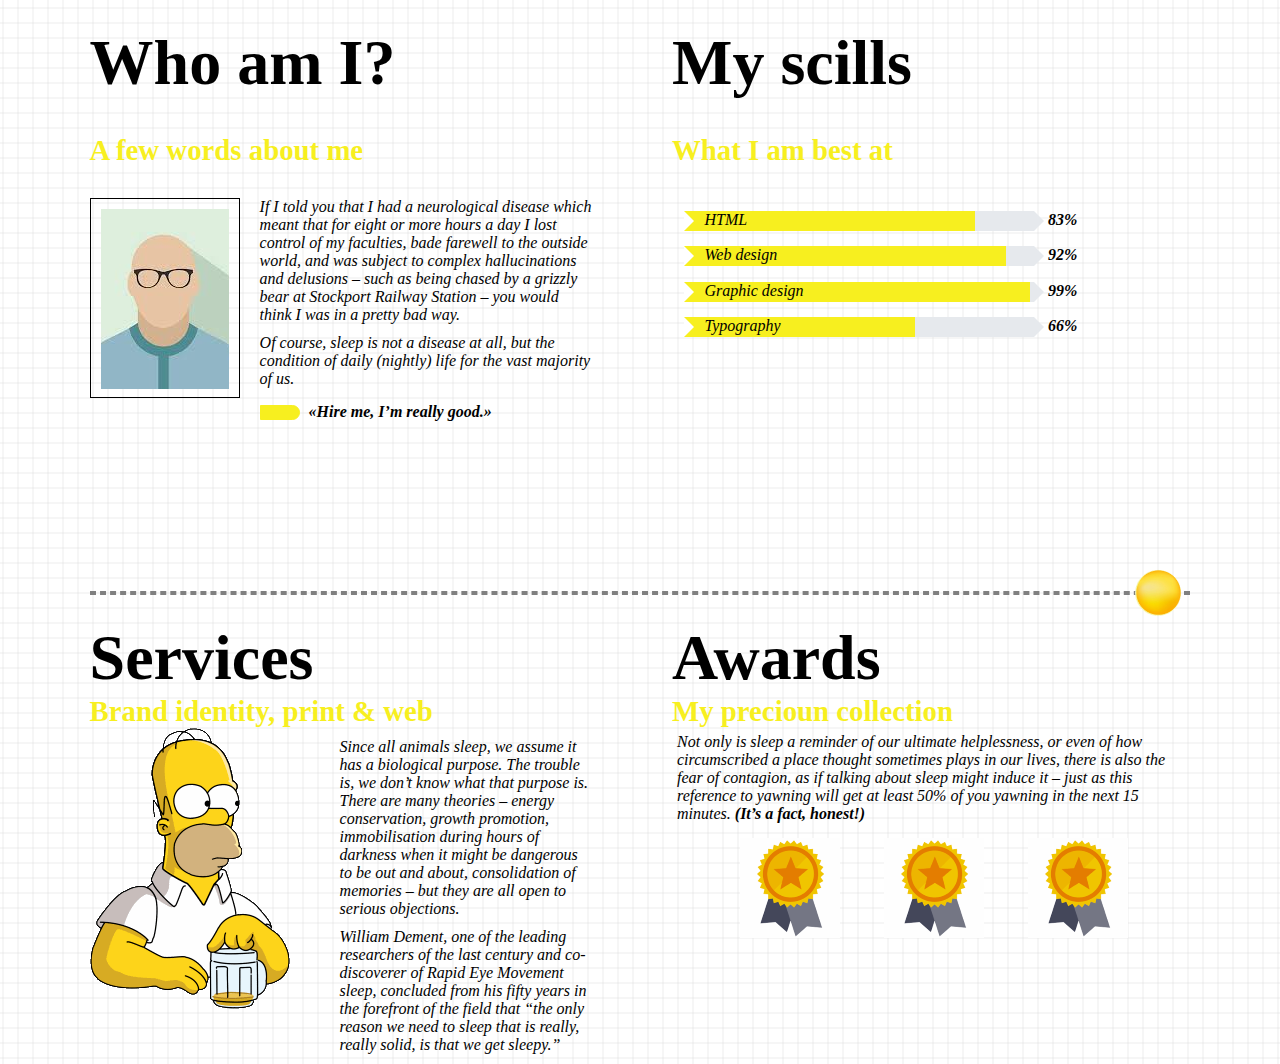
<file: Homepage/index.html>
<!DOCTYPE HTML>
<html>
    <head>
        <title>About me</title>
        <meta charset="utf-8">
        <link rel="stylesheet" type="text/css" href="css/main.css">
    </head>
    <body>
        <div class="container">
            <div class="row first-row">
                <div class="left">
                    <div class="header">Who am I?</div>
                    <div class="sub-header">A few words about me</div>
                    <div class="description">
                        <div class="left avatar"><div class="icon avatar-icon"></div></div>
                        <div class="right avatar-description">
                            <div>
                                <p> If I told you that I had a neurological disease which meant
                                     that for eight or more hours a day I lost control of my faculties,
                                     bade farewell to the outside world, and was subject to complex hallucinations and delusions 
                                     – such as being chased by a grizzly bear at Stockport Railway Station 
                                     – you would think I was in a pretty bad way. 
                                </p>
                                <p>Of course, sleep is not a disease at all, but the condition of daily (nightly) life for
                                     the vast majority of us.
                                </p>
                            </div>
                            <div>
                                <div class="block"></div>
                                <div>«Hire me, I’m really good.»
                                </div>
                            </div>
                        </div>
                    </div>
                </div>
                <div class="right">
                    <div class="header">My scills</div>
                    <div class="sub-header">What I am best at</div>
                    <div class="description">
                        <div class="progress">
                            <div class="progress-bg">
                                <div class="progress-bar" style="width: 83%">
                                    HTML
                                </div>
                            </div>
                            <div class="progress-value">83%</div>
                        </div>
                        <div class="progress">
                            <div class="progress-bg">
                                <div class="progress-bar" style="width: 92%">
                                    Web design
                                </div>
                            </div>
                            <div class="progress-value">92%</div>
                        </div>
                        <div class="progress">
                            <div class="progress-bg">
                                <div class="progress-bar" style="width: 99%">
                                    Graphic design
                                </div>
                            </div>
                            <div class="progress-value">99%</div>
                        </div>
                        <div class="progress">
                            <div class="progress-bg">
                                <div class="progress-bar" style="width: 66%">
                                    Typography
                                </div>
                            </div>
                            <div class="progress-value">66%</div>
                        </div>
                    </div>
                </div>
            </div>
            <div class="separator">
                <div class="separator-icon"></div>
            </div>
            <div class="row second-row">
                <div class="left">
                    <div class="header">Services</div>
                    <div class="sub-header">Brand identity, print &#38; web</div>
                    <div class="description">
                        <div class="left sevice-picture"><div class="icon picture-icon"></div></div>
                        <div class="right service-description">
                                <p>Since all animals sleep, we assume it has a biological purpose. 
                                    The trouble is, we don’t know what that purpose is. 
                                    There are many theories – energy conservation, growth promotion,
                                     immobilisation during hours of darkness when it might be dangerous
                                      to be out and about, consolidation of memories – but they are all open 
                                      to serious objections. 
                                </p>
                                <p>William Dement, one of the leading researchers 
                                      of the last century and co-discoverer of Rapid Eye Movement sleep,
                                       concluded from his fifty years in the forefront of the field that 
                                       “the only reason we need to sleep that is really, really solid,
                                        is that we get sleepy.”
                                </p>
                        </div>
                    </div>
                </div>
                <div class="right">
                    <div class="header">Awards</div>
                    <div class="sub-header">My precioun collection</div>
                    <div class="description">
                        <div >
                            <p class="award-p"> Not only is sleep a reminder of our ultimate helplessness, 
                                or even of how circumscribed a place thought sometimes plays in our lives, 
                                there is also the fear of contagion, as if talking about sleep might induce it – 
                                just as this reference to yawning will get at least 50% of you yawning 
                                in the next 15 minutes. <strong>(It’s a fact, honest!)</strong>
                            </p>
                        </div>
                        <div class="reward-container">
                            <span class="reward"></span>
                            <span class="reward"></span>
                            <span class="reward"></span>
                        </div>
                    </div>
                </div>
            </div>
        </div>
    </body>
</html>
</file>
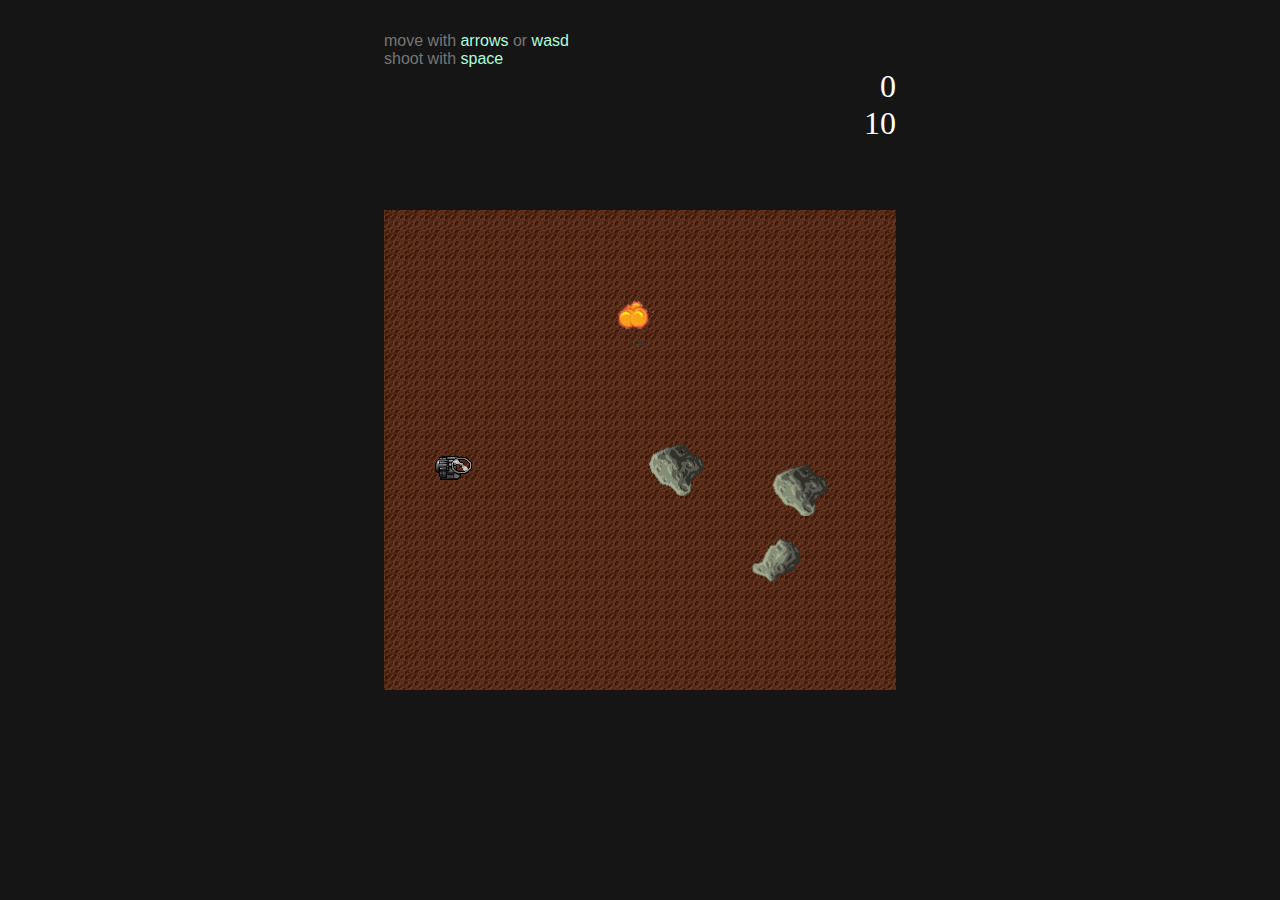
<file: SpaceAssault/index.html>
<!DOCTYPE html>
<html>
  <head>
    <meta charset="utf-8">

    <title></title>
    <meta name="description" content="">
    <meta name="viewport" content="width=device-width">

    <link rel="stylesheet" href="css/app.css">
  </head>
  <body>
    <div id="game-over-overlay">
    </div>

    <div id="game-over">
      <h1>GAME OVER</h1>
      <button id="play-again">Play Again</button>
    </div>

    <div class="wrapper">
      <div id="instructions">
        <div>
          move with <span class="key">arrows</span> or <span class="key">wasd</span>
        </div>
        <div>
          shoot with <span class="key">space</span>
        </div>
      </div>

      <div id="score"></div>
      <div id="mana"></div>
    </div>

    <script type="text/javascript" src="js/resources.js"></script>
    <script type="text/javascript" src="js/input.js"></script>
    <script type="text/javascript" src="js/sprite.js"></script>
    <script type="text/javascript" src="js/app.js"></script>
  </body>
</html>
</file>
<file: Homepage/css/main.css>
html, body {
                height: 100%;
                width: 100%;
                margin: 0;
                padding: 0;
            }
            body{
                background: linear-gradient( gainsboro, transparent 1px), 
                linear-gradient( 90deg, gainsboro, transparent 1px);
                background-size: 15px 15px;
                background-position: center center;
            }
            .container {
                width: 100%;
                height: 100%;
                overflow: overflow; 
            }
            .container div {
                box-sizing: border-box;
            }
            .container > div > div{
                margin-right: 5%; 
            }
            .row {    
                margin: 2%;
                margin-left: 7%;
            }
            .first-row{
                height: 60%;
            }
            .separator {
                border: 2px dashed gray;
                margin: 2%;
                margin-left: 7%;
                margin-right: 7%;
                position: relative;
            }
            .separator > .separator-icon {
                position: absolute;
                right: -5%;
                top: -30px;
                background-image: url('img/separator-icon.png');
                background-repeat: no-repeat;
                background-size: 100%;
                background-position: 50%;
                width: 60px;
                height: 60px;
            }
            .left {
                float: left;
                width: 45%;
                height: 100%; 
            }
            .right {
                float: right;
                width: 45%;
                height: 100%;
            }
            .header {
                height: 20%;
                font-size: 400%;
                font-family: 'Knewave', cursive;
                font-weight: bold;
            }
            .sub-header {
                height: 12%;
                font-size: 180%;
                font-family: 'Knewave', cursive;
                font-weight: bold;
                color: #f7ef1f;
            }
            .description {
                height: calc(100% - 130px);
            }
            .icon {
                width: 100%;               
            }
            .avatar-icon {
                background-image: url('img/avatar-icon.jpg');
                background-position: -50px -9px;
                background-repeat: no-repeat;                
                height: 180px;
            }
            .avatar {
                border: 1px solid black;
                padding: 10px;
                width: 150px;
                height: 200px;
            }
            .avatar-description {
                width: calc(100% - 150px);
            }
            .avatar-description > div > div {
                display: inline-block;
                width: 300px;
                font-weight: bold;
                font-style: italic;
                vertical-align: -webkit-baseline-middle;;
            }
            .avatar-description > div> p,
            .service-description > p {
                margin-bottom: 10px;
            }
            .avatar-description div.block{
                display: inline-block;
                width: 40px;
                height: 15px;
                margin: 5px;
                margin-left: 20px;
                background-color: #f7ef1f;
                border: 1px solid #f7ef1f;
                border-bottom-right-radius: 15px;
                border-top-right-radius: 15px; 
            }
            .progress{
                margin: 2%;
                border: 2px solid transparent;
            }
            progress {
                margin: 5px;
                margin-left: 15px;
                overflow: hidden;
                width: 0;
                height: 0;
            }
            progress:before {
                
                vertical-align: middle;
                padding-left: 10px;
            }
            .progress-value {
                height: 21px;
                display: inline-block;
                vertical-align: top;
                margin-left: 10px;
                font-style: italic;
                font-weight: bold;
            }
            .progress-bg
            {
                display: inline-block;
                background: #e6e9ed;
                position: relative;
                height: 20px;
                width: 70%;
                margin-right: 0
            }
            .progress-bg::before{
                content: "";
                position: absolute;
                right: -10px;
                bottom: 0;
                width: 0;
                height: 0;
                border-left: 10px solid #e6e9ed;;
                border-top: 10px solid transparent;
                border-bottom: 10px solid transparent; 
            }
            .progress-bg::after{
                content: "";
                position: absolute;
                left: 0;
                bottom: 0;
                width: 0;
                height: 0;
                border-left: 10px solid white;
                border-top: 10px solid transparent;
                border-bottom: 10px solid transparent;        
            }

            .progress-bar{
                height: 100%;
                content: attr(data-label);
                background: #f7ef1f;
                height: 100%;
                display: inline-block;
                padding-left: 20px;
                font-style: italic;
            }
            
            .reward-container {
                width: 100%;
                text-align: center;
            }
            .reward {
                display: inline-block;
                width: 100px;
                height: 100px;
                background-image: url('img/reward.png');
                background-position: 0 0;
                background-repeat: no-repeat;
                margin: 10px 20px;
            }
            p{
                font-style: italic;
                padding: 0 20px;
                margin: 0;
            }
            .sevice-picture {
                width: 35%;
            }
            .picture-icon{
                background-image: url('img/Homer.png');
                background-position: 0 0;
                background-repeat: no-repeat;
                width: 200px;
                height: 300px;
            }
            .service-description{
                width: calc(100% - 230px);
                margin-top: 10px;
            }
            
            .award-p {
                padding: 0;
                margin: 5px;
            }
</file>
<file: SpaceAssault/css/app.css>
html, body {
    margin: 0;
    padding: 0;
    background-color: #151515;
}

canvas {
    display: block;
    margin: auto;

    position: absolute;
    top: 0;
    bottom: 0;
    left: 0;
    right: 0;
}

.wrapper {
    width: 512px;
    margin: 0 auto;
    margin-top: 2em;
}

#instructions {
    float: left;
    font-family: sans-serif;
    color: #757575;
}

#score, #mana {
    float: right;
    color: white;
    font-size: 2em;
    clear: both;
}

.key {
    color: #aaffdd;
}

#game-over, #game-over-overlay {
    margin: auto;
    width: 512px;
    height: 480px;
    position: absolute;
    top: 0;
    left: 0;
    right: 0;
    bottom: 0;
    z-index: 1;
    display: none;
}

#game-over-overlay {
    background-color: black;
    opacity: .5;
}

#game-over {
    height: 200px;
    text-align: center;
    color: white;
}

#game-over h1 {
    font-size: 3em;
    font-family: sans-serif;
}

#game-over button {
    font-size: 1.5em;
}
</file>
